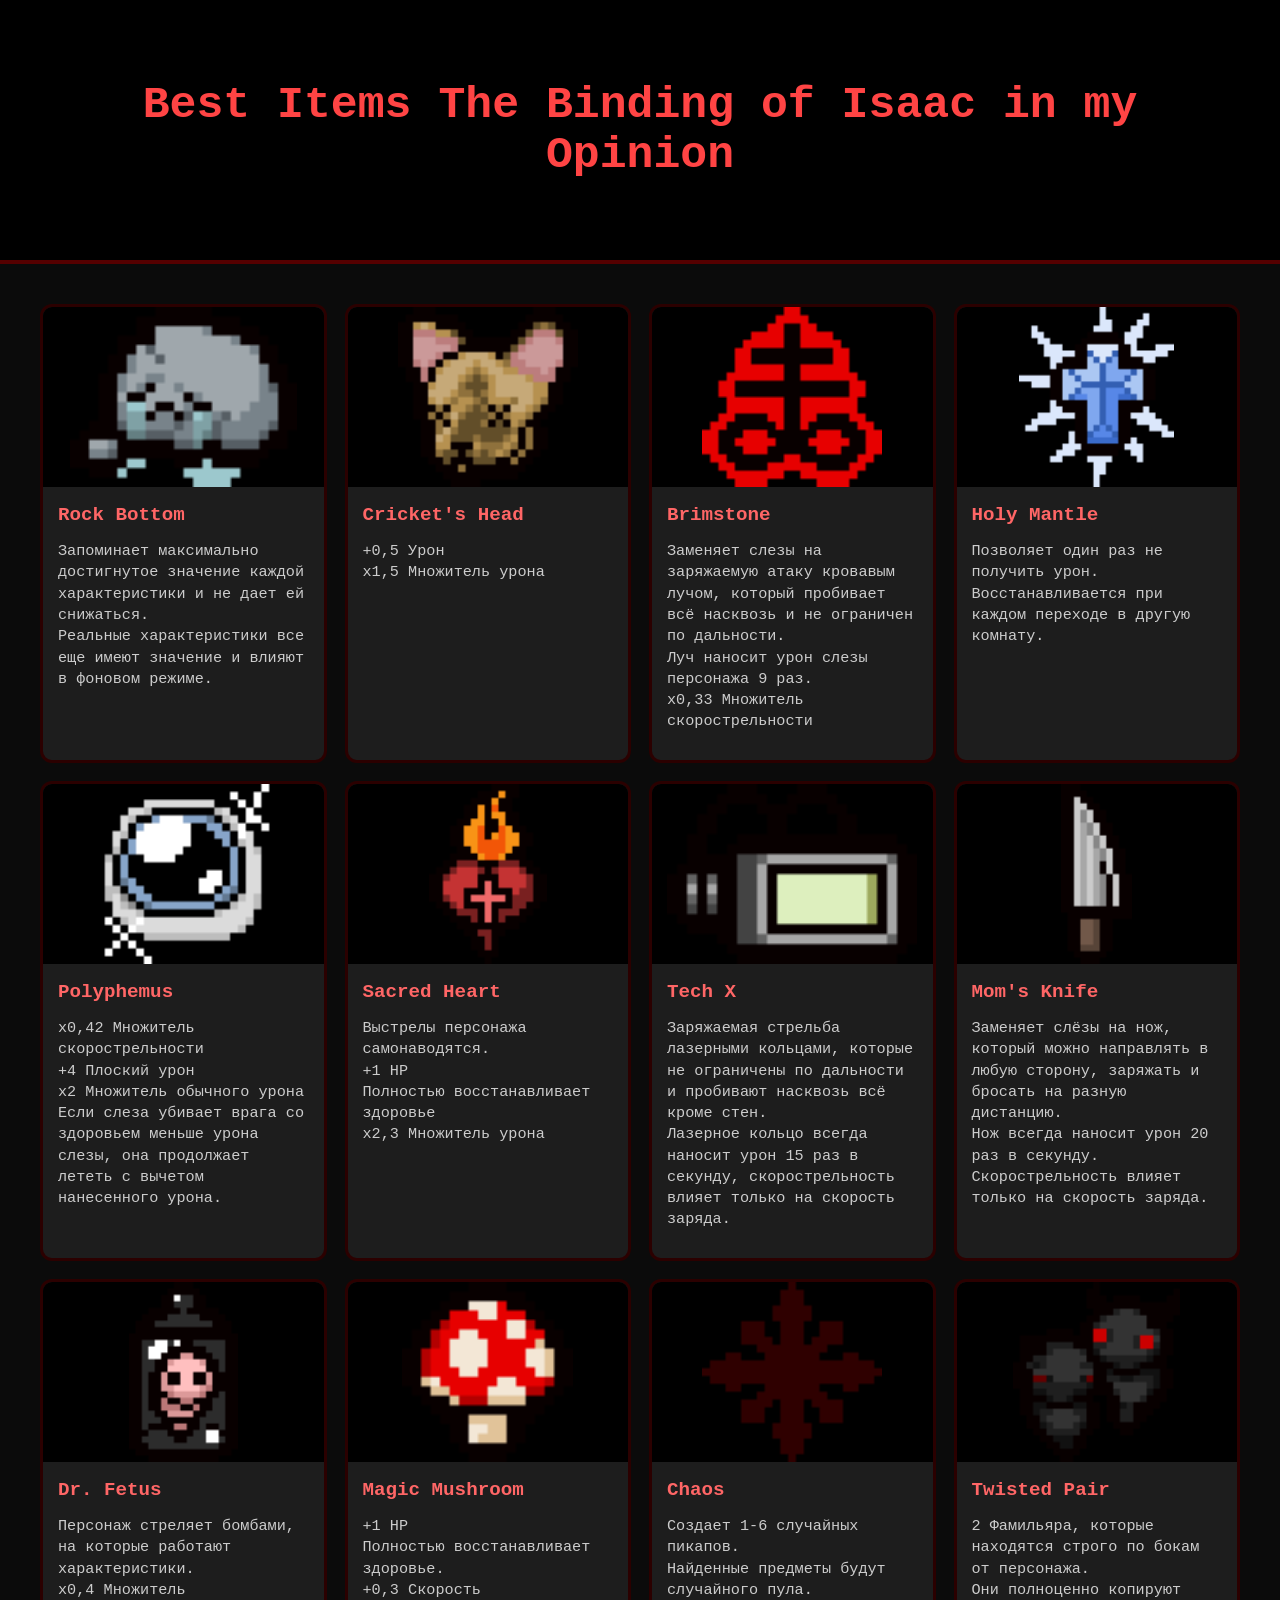
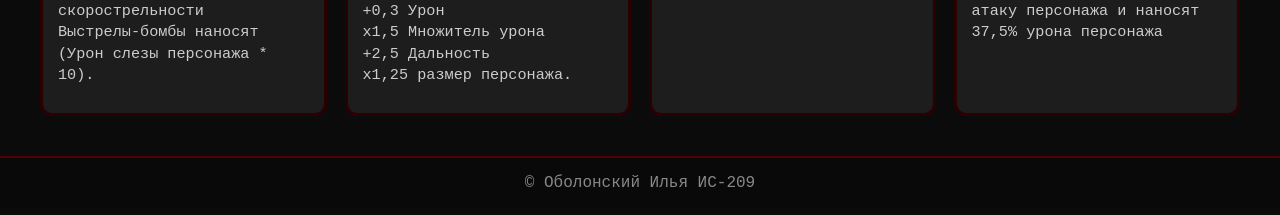
<file: index.html>
<!DOCTYPE html>
<html lang="ru">
<head>
    <meta charset="UTF-8">
    <title>The Binding of Isaac — Лучшие предметы</title>
    <link rel="stylesheet" href="style.css">
</head>
<body>

<header>
    <h1>Best Items The Binding of Isaac in my Opinion</h1>
</header>

<div class="grid">

    <div class="card">
        <img src="Картинки/Рок.png" alt="Rock Bottom">
        <div class="card-content">
            <h2>Rock Bottom</h2>
            <p>Запоминает максимально достигнутое значение каждой характеристики и не дает ей снижаться.
                <br>
                Реальные характеристики все еще имеют значение и влияют в фоновом режиме.</p>
        </div>
    </div>

    <div class="card">
        <img src="Картинки/Крикет.png" alt="Cricket's Head">
        <div class="card-content">
            <h2>Cricket's Head</h2>
            <p>+0,5 Урон
            <br>
             x1,5 Множитель урона</p>
        </div>
    </div>

    <div class="card">
        <img src="Картинки/Бримстоун.png" alt="Brimstone">
        <div class="card-content">
            <h2>Brimstone</h2>
            <p>Заменяет слезы на заряжаемую атаку кровавым лучом, который пробивает всё насквозь и не ограничен по дальности.
                <br>
                Луч наносит урон слезы персонажа 9 раз.
                <br>
                x0,33 Множитель скорострельности</p>
        </div>
    </div>

    <div class="card">
        <img src="Картинки/Мантл.png" alt="Holy Mantle">
        <div class="card-content">
            <h2>Holy Mantle</h2>
            <p>Позволяет один раз не получить урон.
                <br>
                Восстанавливается при каждом переходе в другую комнату.</p>
        </div>
    </div>

    <div class="card">
        <img src="Картинки/Поли.png" alt="Polyphemus">
        <div class="card-content">
            <h2>Polyphemus</h2>
            <p>x0,42 Множитель скорострельности
                <br>
                +4 Плоский урон
                <br>
                x2 Множитель обычного урона
                <br>
                Если слеза убивает врага со здоровьем меньше урона слезы, она продолжает лететь с вычетом нанесенного урона.</p>
        </div>
    </div>

    <div class="card">
        <img src="Картинки/Сакред.png" alt="Sacred Heart">
        <div class="card-content">
            <h2>Sacred Heart</h2>
            <p>Выстрелы персонажа самонаводятся.
                <br>
                +1 HP
                <br>
                Полностью восстанавливает здоровье
                <br>
                x2,3 Множитель урона</p>
        </div>
    </div>

    <div class="card">
        <img src="Картинки/Тех х.png" alt="Tech X">
        <div class="card-content">
            <h2>Tech X</h2>
            <p>Заряжаемая стрельба лазерными кольцами, которые не ограничены по дальности и пробивают насквозь всё кроме стен.
                <br>
                Лазерное кольцо всегда наносит урон 15 раз в секунду, скорострельность влияет только на скорость заряда.    </p>
        </div>
    </div>

    <div class="card">
        <img src="Картинки/Нож.png" alt="Mom's Knife">
        <div class="card-content">
            <h2>Mom's Knife</h2>
            <p>Заменяет слёзы на нож, который можно направлять в любую сторону, заряжать и бросать на разную дистанцию.
                <br>
                Нож всегда наносит урон 20 раз в секунду. Скорострельность влияет только на скорость заряда.</p>
        </div>
    </div>

    <div class="card">
        <img src="Картинки/Фетус.png" alt="Dr. Fetus">
        <div class="card-content">
            <h2>Dr. Fetus</h2>
            <p>Персонаж стреляет бомбами, на которые работают характеристики.
                <br>
                x0,4 Множитель скорострельности
                <br>
                Выстрелы-бомбы наносят (Урон слезы персонажа * 10).</p>
        </div>
    </div>

    <div class="card">
        <img src="Картинки/Маш.png" alt="Sacred Tears">
        <div class="card-content">
            <h2>Magic Mushroom</h2>
            <p>+1 HP
                <br>
                Полностью восстанавливает здоровье.
                <br>
                +0,3 Скорость
                <br>
                +0,3 Урон
                <br>
                x1,5 Множитель урона
                <br>
                +2,5 Дальность
                <br>
                х1,25 размер персонажа.</p>
        </div>
    </div>

    <div class="card">
        <img src="Картинки/Хаос.png" alt="Chaos">
        <div class="card-content">
            <h2>Chaos</h2>
            <p>Создает 1-6 случайных пикапов.
                <br>
                Найденные предметы будут случайного пула.</p>
        </div>
    </div>

    <div class="card">
        <img src="Картинки/Пара.png" alt="Twisted Pair">
        <div class="card-content">
            <h2>Twisted Pair</h2>
            <p>2 Фамильяра, которые находятся строго по бокам от персонажа.
                <br>
                Они полноценно копируют атаку персонажа и наносят 37,5% урона персонажа</p>
        </div>
    </div>

</div>

<footer>
    © Оболонский Илья ИС-209
</footer>

</body>
</html>
</file>
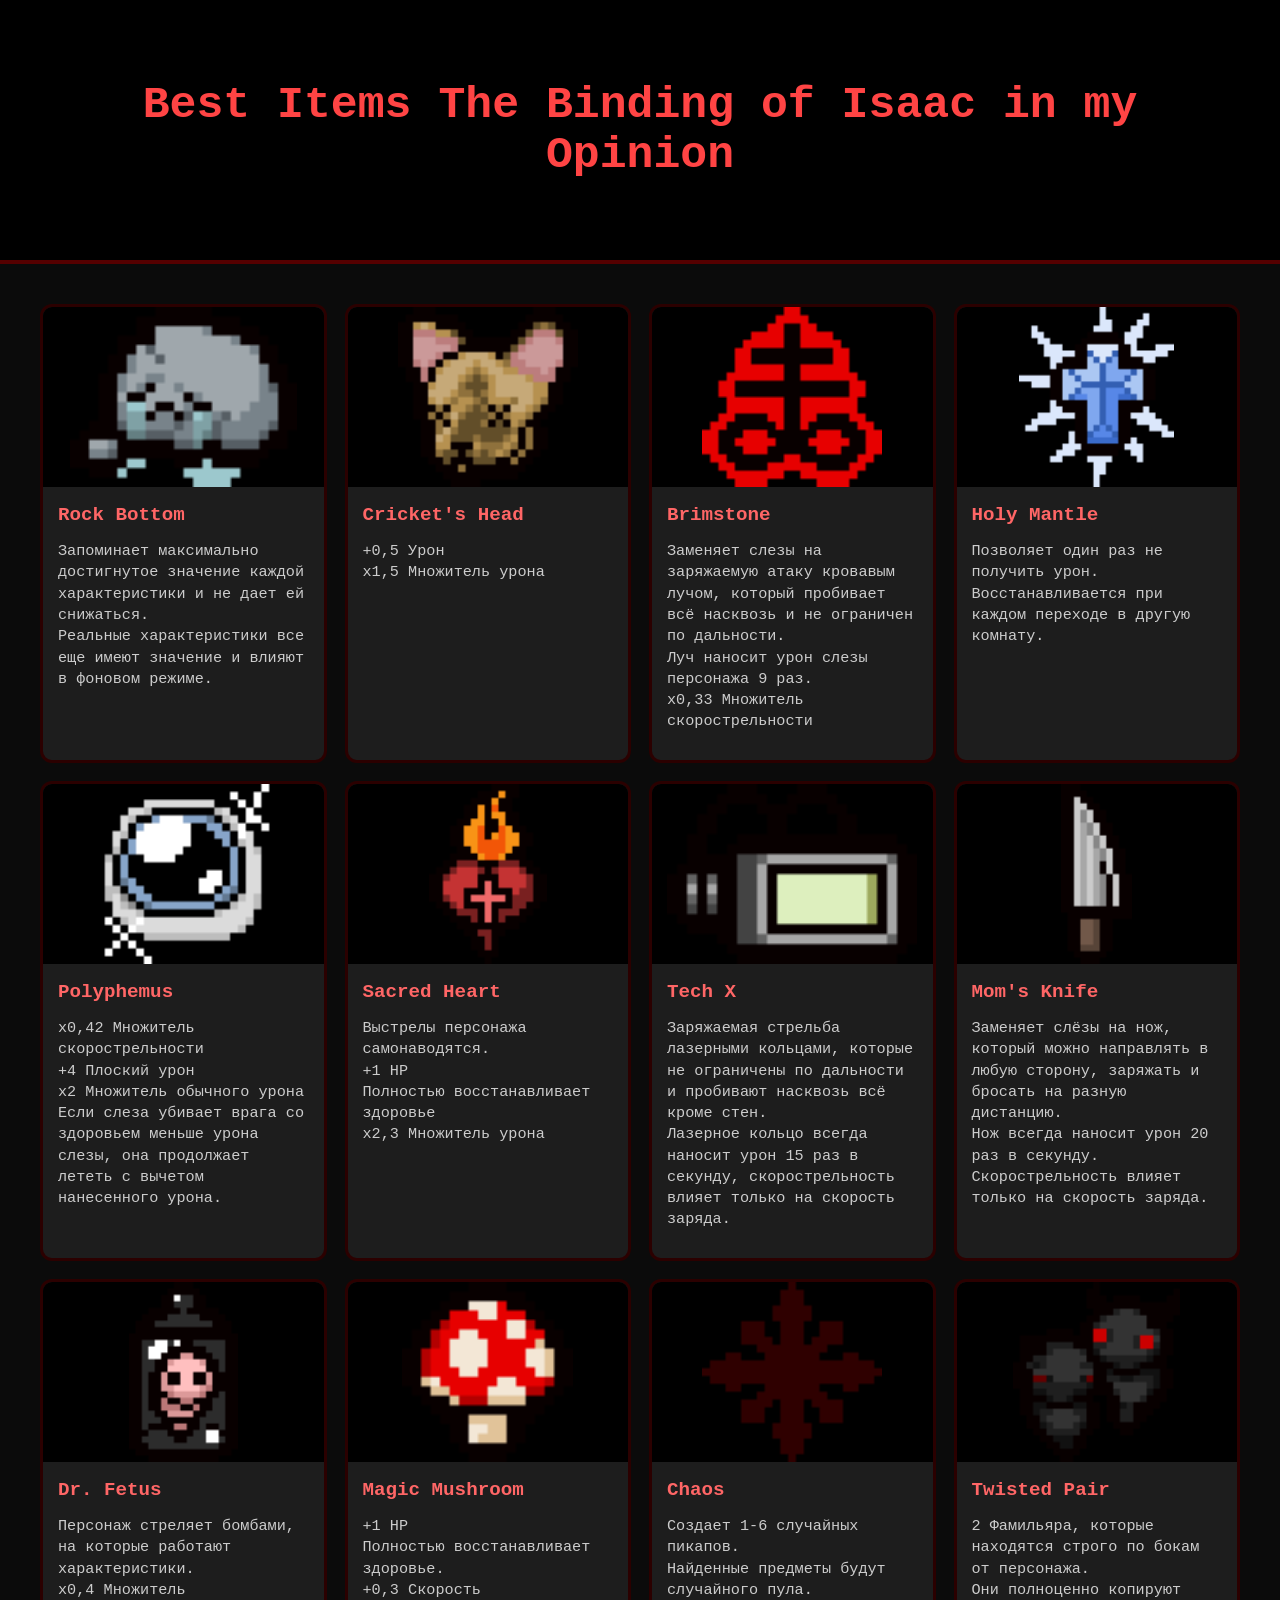
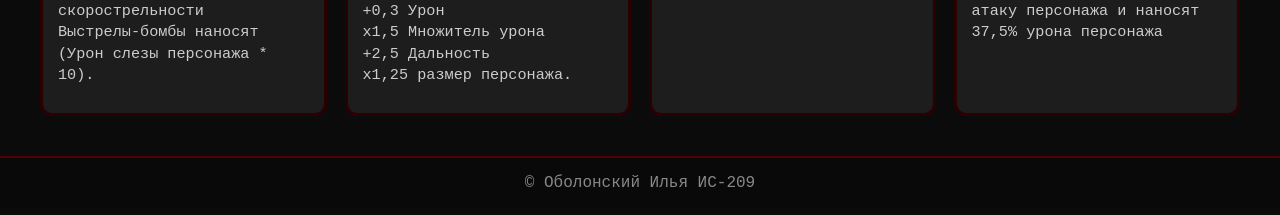
<file: Сайт.html>
<!DOCTYPE html>
<html lang="ru">
<head>
    <meta charset="UTF-8">
    <title>The Binding of Isaac — Лучшие предметы</title>
    <link rel="stylesheet" href="style.css">
</head>
<body>

<header>
    <h1>Best Items The Binding of Isaac in my Opinion</h1>
</header>

<div class="grid">

    <div class="card">
        <img src="Картинки/Рок.png" alt="Rock Bottom">
        <div class="card-content">
            <h2>Rock Bottom</h2>
            <p>Запоминает максимально достигнутое значение каждой характеристики и не дает ей снижаться.
                <br>
                Реальные характеристики все еще имеют значение и влияют в фоновом режиме.</p>
        </div>
    </div>

    <div class="card">
        <img src="Картинки/Крикет.png" alt="Cricket's Head">
        <div class="card-content">
            <h2>Cricket's Head</h2>
            <p>+0,5 Урон
            <br>
             x1,5 Множитель урона</p>
        </div>
    </div>

    <div class="card">
        <img src="Картинки/Бримстоун.png" alt="Brimstone">
        <div class="card-content">
            <h2>Brimstone</h2>
            <p>Заменяет слезы на заряжаемую атаку кровавым лучом, который пробивает всё насквозь и не ограничен по дальности.
                <br>
                Луч наносит урон слезы персонажа 9 раз.
                <br>
                x0,33 Множитель скорострельности</p>
        </div>
    </div>

    <div class="card">
        <img src="Картинки/Мантл.png" alt="Holy Mantle">
        <div class="card-content">
            <h2>Holy Mantle</h2>
            <p>Позволяет один раз не получить урон.
                <br>
                Восстанавливается при каждом переходе в другую комнату.</p>
        </div>
    </div>

    <div class="card">
        <img src="Картинки/Поли.png" alt="Polyphemus">
        <div class="card-content">
            <h2>Polyphemus</h2>
            <p>x0,42 Множитель скорострельности
                <br>
                +4 Плоский урон
                <br>
                x2 Множитель обычного урона
                <br>
                Если слеза убивает врага со здоровьем меньше урона слезы, она продолжает лететь с вычетом нанесенного урона.</p>
        </div>
    </div>

    <div class="card">
        <img src="Картинки/Сакред.png" alt="Sacred Heart">
        <div class="card-content">
            <h2>Sacred Heart</h2>
            <p>Выстрелы персонажа самонаводятся.
                <br>
                +1 HP
                <br>
                Полностью восстанавливает здоровье
                <br>
                x2,3 Множитель урона</p>
        </div>
    </div>

    <div class="card">
        <img src="Картинки/Тех х.png" alt="Tech X">
        <div class="card-content">
            <h2>Tech X</h2>
            <p>Заряжаемая стрельба лазерными кольцами, которые не ограничены по дальности и пробивают насквозь всё кроме стен.
                <br>
                Лазерное кольцо всегда наносит урон 15 раз в секунду, скорострельность влияет только на скорость заряда.    </p>
        </div>
    </div>

    <div class="card">
        <img src="Картинки/Нож.png" alt="Mom's Knife">
        <div class="card-content">
            <h2>Mom's Knife</h2>
            <p>Заменяет слёзы на нож, который можно направлять в любую сторону, заряжать и бросать на разную дистанцию.
                <br>
                Нож всегда наносит урон 20 раз в секунду. Скорострельность влияет только на скорость заряда.</p>
        </div>
    </div>

    <div class="card">
        <img src="Картинки/Фетус.png" alt="Dr. Fetus">
        <div class="card-content">
            <h2>Dr. Fetus</h2>
            <p>Персонаж стреляет бомбами, на которые работают характеристики.
                <br>
                x0,4 Множитель скорострельности
                <br>
                Выстрелы-бомбы наносят (Урон слезы персонажа * 10).</p>
        </div>
    </div>

    <div class="card">
        <img src="Картинки/Маш.png" alt="Sacred Tears">
        <div class="card-content">
            <h2>Magic Mushroom</h2>
            <p>+1 HP
                <br>
                Полностью восстанавливает здоровье.
                <br>
                +0,3 Скорость
                <br>
                +0,3 Урон
                <br>
                x1,5 Множитель урона
                <br>
                +2,5 Дальность
                <br>
                х1,25 размер персонажа.</p>
        </div>
    </div>

    <div class="card">
        <img src="Картинки/Хаос.png" alt="Chaos">
        <div class="card-content">
            <h2>Chaos</h2>
            <p>Создает 1-6 случайных пикапов.
                <br>
                Найденные предметы будут случайного пула.</p>
        </div>
    </div>

    <div class="card">
        <img src="Картинки/Пара.png" alt="Twisted Pair">
        <div class="card-content">
            <h2>Twisted Pair</h2>
            <p>2 Фамильяра, которые находятся строго по бокам от персонажа.
                <br>
                Они полноценно копируют атаку персонажа и наносят 37,5% урона персонажа</p>
        </div>
    </div>

</div>

<footer>
    © Оболонский Илья ИС-209
</footer>

</body>
</html>
</file>
<file: style.css>
body {
            margin: 0;
            font-family: 'Press Start 2P', monospace;
            background: #0b0b0b;
            color: #eee;
        }
        header {
            text-align: center;
            padding: 50px;
            background: black;
            border-bottom: 4px solid #550000;
        }
        header h1 {
            font-size: 2.8em;
            color: #ff4444;
            text-shadow: 0 0 12px #000;
        }
        .grid {
            display: grid;
            grid-template-columns: repeat(auto-fit, minmax(250px, 1fr));
            gap: 18px;
            max-width: 1200px;
            margin: 40px auto;
            padding: 0 20px;
        }
        .card {
            background: #1d1d1d;
            border: 3px solid #2b0000;
            border-radius: 12px;
            transition: 0.3s;
            overflow: hidden;
        }
        .card:hover {
            transform: translateY(-8px) rotate(-1deg);
            box-shadow: 0 6px 18px rgba(200, 0, 0, 0.6);
        }
        .card img {
            width: 100%;
            height: 180px;
            object-fit: contain;
            background: #000;
        }
        .card-content {
            padding: 12px 15px;
        }
        .card-content h2 {
            margin: 0 0 8px;
            font-size: 1.2em;
            color: #ff6666;
        }
        .card-content p {
            font-size: 0.95em;
            line-height: 1.4em;
            color: #ccc;
        }
        footer {
            text-align: center;
            padding: 16px;
            background: #090909;
            color: #888;
            margin-top: 40px;
            border-top: 2px solid #550000;
        }
</file>
